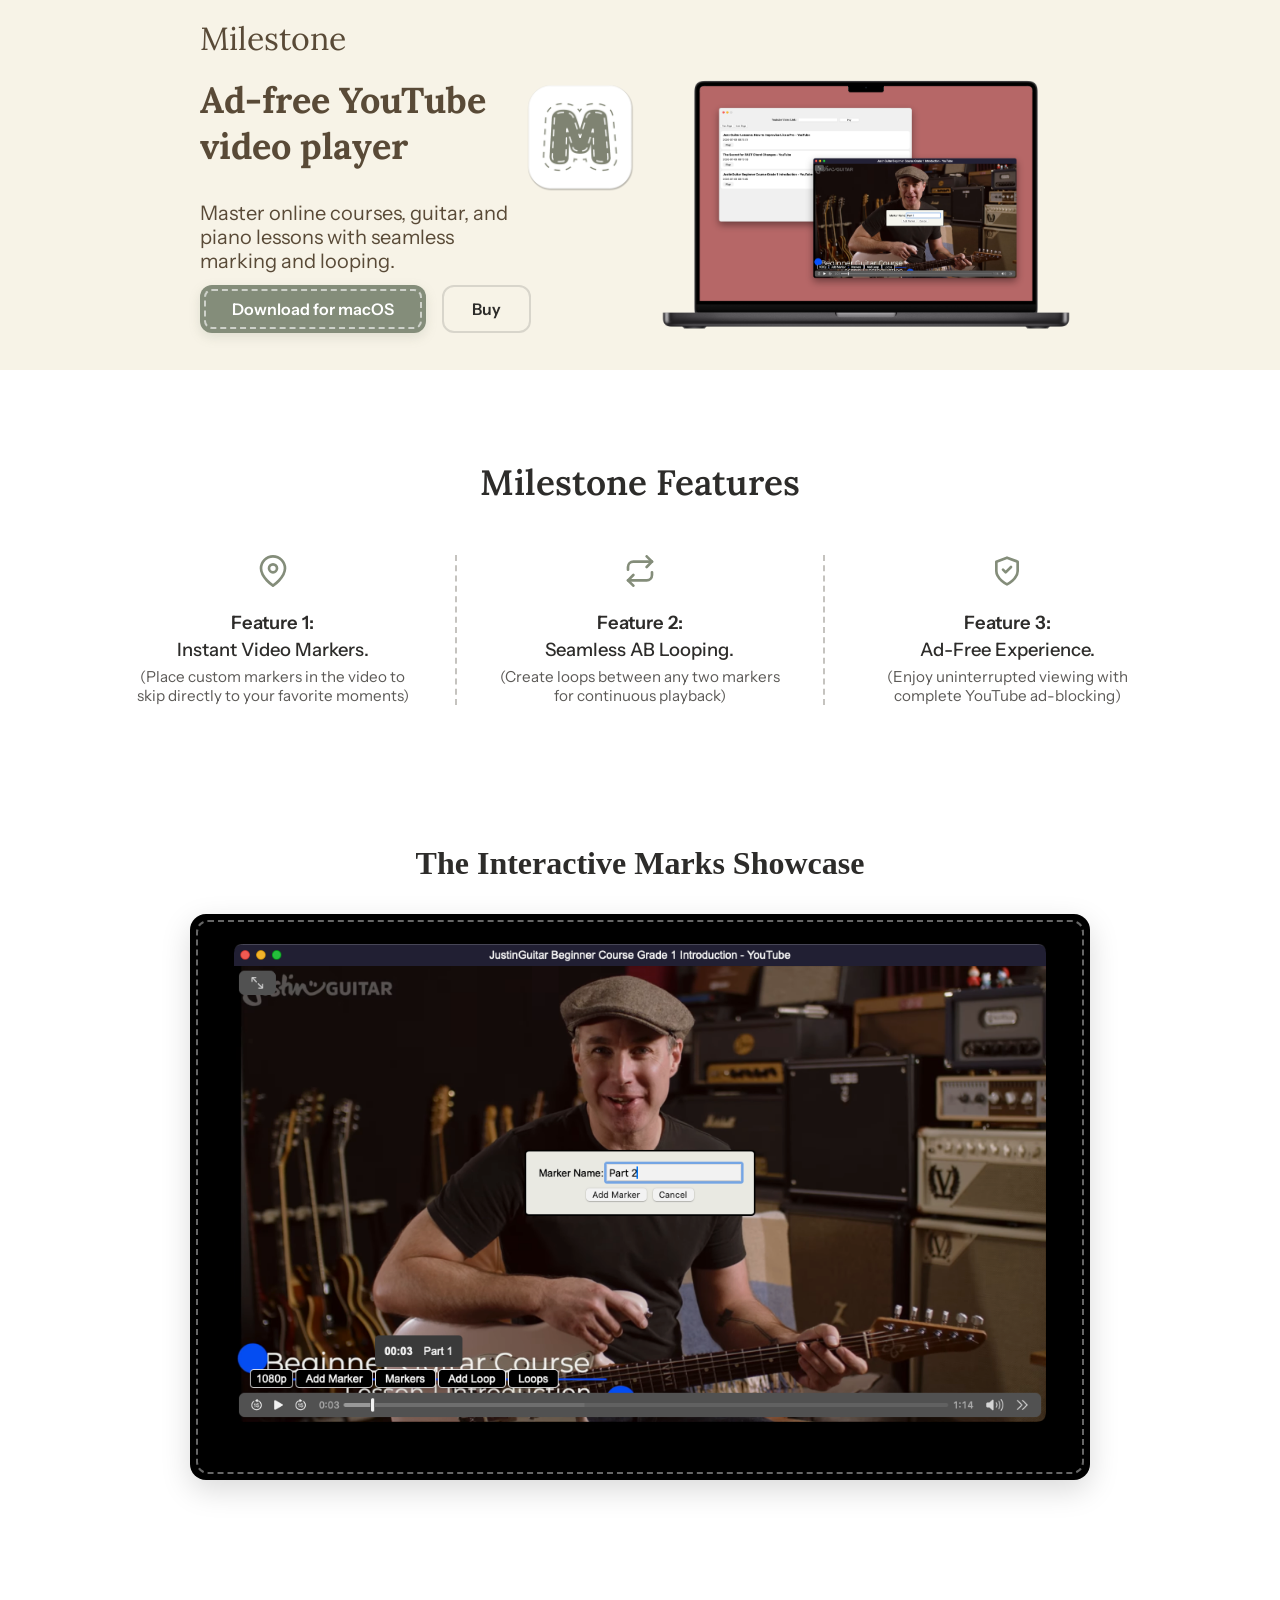
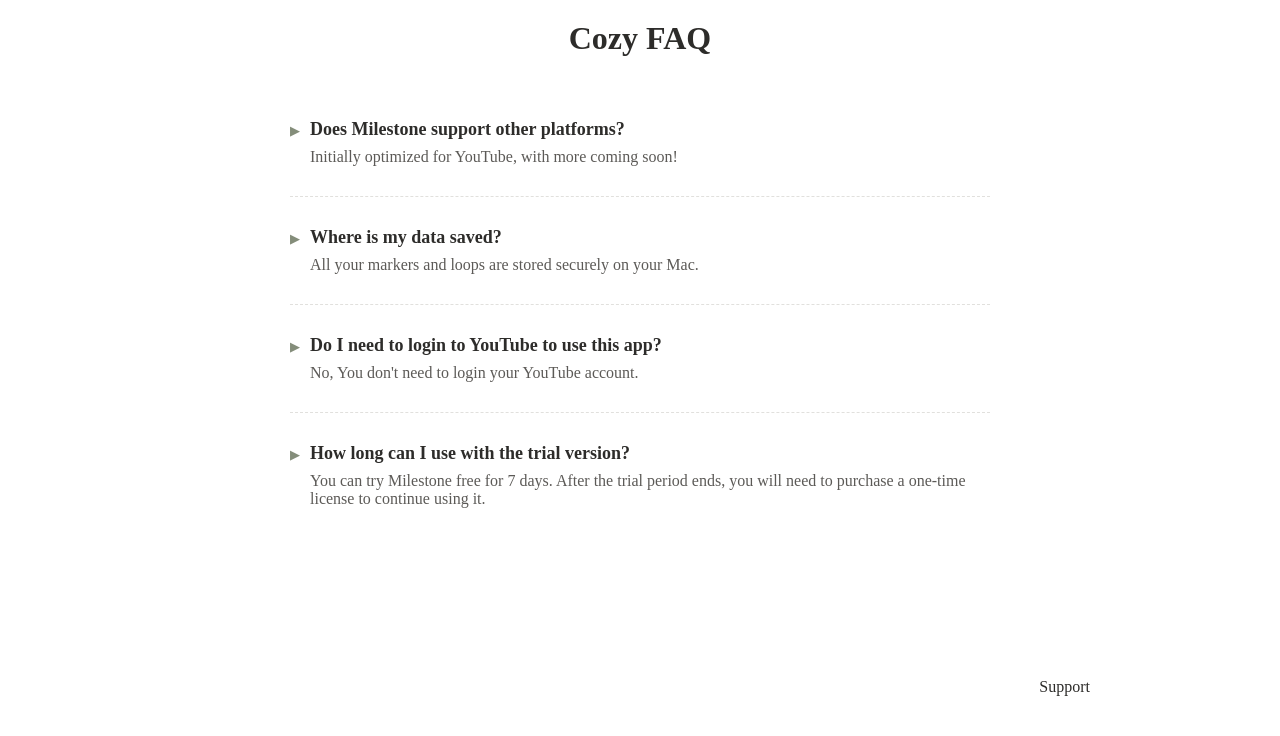
<file: index.html>
<!DOCTYPE html>
<html>
    <head>
        <meta charset="UTF-8" />
        <meta name="viewport" content="width=device-width" />
        <title>Milestone</title>
        <link rel="icon" type="image/x-icon" href="/images/favicon.ico">
        <link rel="stylesheet" href="/css/styles.css">
    </head>
    <body>
        <div id="content">
            <div id="app-name-div">
                <div id="app-name">Milestone</div>
            </div>
            <div id="top">
                <div id="top-content">
                    <div id="left-in-top">
                        <div id="title-and-logo">
                            <h1 id="title">Ad-free YouTube video player</h1>
                            <div id="logo-div">
                                <img id="logo" src="/images/Milestone.png">
                            </div>
                        </div>

                        <div id="details">
                            Master online courses, guitar, and piano lessons with seamless marking and looping.
                        </div>
                        
                        <div id="download-div">
                            <a href="#" class="mac-download-btn">
                              Download for macOS
                            </a>

                            <a href="https://sites.fastspring.com/pixeleggsoftware/product/milestone" class="mac-learn-more-btn">
                              Buy
                            </a>
                        </div>
                    </div>

                    <div id="right-in-top">
                        <img id="milestone-macbook-pro" src="/images/Milestone-MacBook-Pro.png">
                    </div>
                </div>
            </div>

            <div id="bottom">
                <section class="features-section">
                  <h2 class="features-title">Milestone Features</h2>
                  
                  <div class="features-grid">
                    <!-- Feature 1 -->
                    <div class="feature-card">
                      <div class="feature-icon">
                        <svg xmlns="http://www.w3.org/2000/svg" width="32" height="32" viewBox="0 0 24 24" fill="none" stroke="currentColor" stroke-width="2" stroke-linecap="round" stroke-linejoin="round"><path d="M21 10c0 7-9 13-9 13s-9-6-9-13a9 9 0 0 1 18 0z"></path><circle cx="12" cy="10" r="3"></circle></svg>
                      </div>
                      <h3>Feature 1:</h3>
                      <h4>Instant Video Markers.</h4>
                      <p>(Place custom markers in the video to skip directly to your favorite moments)</p>
                    </div>

                    <!-- Feature 2 -->
                    <div class="feature-card">
                      <div class="feature-icon">
                        <svg xmlns="http://www.w3.org/2000/svg" width="32" height="32" viewBox="0 0 24 24" fill="none" stroke="currentColor" stroke-width="2" stroke-linecap="round" stroke-linejoin="round"><polyline points="17 1 21 5 17 9"></polyline><path d="M3 11V9a4 4 0 0 1 4-4h14"></path><polyline points="7 23 3 19 7 15"></polyline><path d="M21 13v2a4 4 0 0 1-4 4H3"></path></svg>
                      </div>
                      <h3>Feature 2:</h3>
                      <h4>Seamless AB Looping.</h4>
                      <p>(Create loops between any two markers for continuous playback)</p>
                    </div>

                    <!-- Feature 3 -->
                    <div class="feature-card">
                      <div class="feature-icon">
                        <svg xmlns="http://www.w3.org/2000/svg" width="32" height="32" viewBox="0 0 24 24" fill="none" stroke="currentColor" stroke-width="2" stroke-linecap="round" stroke-linejoin="round"><path d="M12 22s8-4 8-10V5l-8-3-8 3v7c0 6 8 10 8 10z"></path><polyline points="9 11 11 13 15 9"></polyline></svg>
                      </div>
                      <h3>Feature 3:</h3>
                      <h4>Ad-Free Experience.</h4>
                      <p>(Enjoy uninterrupted viewing with complete YouTube ad-blocking)</p>
                    </div>
                  </div>
                </section>
            </div>
        </div>


      <!-- SECTION 1: THE INTERACTIVE SHOWCASE -->
      <section class="showcase-section">
        <div class="showcase-content">
          <h2 class="section-title">The Interactive Marks Showcase</h2>
          
          <!-- Video Wrapper with inner stitched border -->
          <div class="video-container">
            <!-- Replace this with an <video> or <iframe> tag -->
            <img src="/images/showcase.png" alt="Interactive marks demonstration" class="video-mockup">
          </div>
        </div>
      </section>

      <!-- SECTION 3: COZY FAQ -->
      <section class="faq-section">
        <div class="faq-content">
          <h2 class="section-title">Cozy FAQ</h2>
          
          <!-- FAQ Stack (No JS needed for this style) -->
          <div class="faq-stack">
            
            <div class="faq-item">
              <h3>Does Milestone support other platforms?</h3>
              <p>Initially optimized for YouTube, with more coming soon!</p>
            </div>
            
            <div class="faq-item">
              <h3>Where is my data saved?</h3>
              <p>All your markers and loops are stored securely on your Mac.</p>
            </div>
            
            <div class="faq-item">
              <h3>Do I need to login to YouTube to use this app?</h3>
              <p>No, You don't need to login your YouTube account.</p>
            </div>
            
            <div class="faq-item">
              <h3>How long can I use with the trial version?</h3>
              <p>You can try Milestone free for 7 days. After the trial period ends, you will need to purchase a one-time license to continue using it.</p>
            </div>
          </div>
        </div>
      </section>

    <footer class="site-footer">
      <div class="footer-container">
        <!-- Links Area -->
        <nav class="footer-links">
          <a href="mailto:threcius@gmail.com?subject=Milestone%20App%20Support" class="footer-link">Support</a>
        </nav>    
      </div>
    </footer>

        <div id="download-modal" class="modal-overlay">
            <div class="modal-content">
                <button class="close-modal-btn">&times;</button>
                <h3 class="modal-title">Choose your Mac Architecture</h3>
                <p class="modal-subtitle">Select the version compatible with your Mac hardware.</p>
                
                <div class="modal-actions">
                    <a href="https://github.com/Milestone-Mac-App/Milestone-App-Host/releases/download/v1.0/Milestone-Intel-v1.0.dmg" class="popup-btn intel-btn">Apple Intel</a>
                    <a href="https://github.com/Milestone-Mac-App/Milestone-App-Host/releases/download/v1.0/Milestone-Silicon-v1.0.dmg" class="popup-btn silicon-btn">Apple Silicon</a>
                </div>
            </div>
        </div>

        <script>
            const downloadBtn = document.querySelector('.mac-download-btn');
            const modal = document.getElementById('download-modal');
            const closeBtn = document.querySelector('.close-modal-btn');

            // Open modal on click
            downloadBtn.addEventListener('click', (e) => {
                e.preventDefault(); // Stop page from jumping/reloading
                modal.classList.add('active');
            });

            // Close modal when clicking 'X'
            closeBtn.addEventListener('click', () => {
                modal.classList.remove('active');
            });

            // Close modal when clicking outside the container
            window.addEventListener('click', (e) => {
                if (e.target === modal) {
                    modal.classList.remove('active');
                }
            });
        </script>
    </body>
</html>
</file>
<file: css/styles.css>
@import url('https://fonts.googleapis.com/css2?family=Instrument+Sans:wght@400;500;600&family=Lora:ital,wght@0,600;0,700;1,400&display=swap');

/* 2. Define the font family variables */
:root {
  --font-heading: 'Lora', serif;
  --font-body: 'Instrument Sans', sans-serif;
  --text-color-dark: #594a37;

  --color-sage: #848D7A;
  --color-sage-dark: #727A69;

  --color-text-main: #2D2C2A;
  --color-text-muted: #5C5A57;

  --color-border-stitch: #E1E0DD;
}

html, body {
    padding: 0;
    margin: 0;
}

#app-name-div {
    background-color: #f7f3e7;
}

#app-name {
    font-family: var(--font-heading);
    background-color: #f7f3e7;
    color: var(--text-color-dark);
    font-size: 32px;
    width: 880px;
    margin: 0 auto;
    padding-top: 18px;
    padding-bottom: 18px;
}

#top {
    width: 100%;
    background-color: #f7f3e7;
    display: flex;
    align-items: center;
    justify-content: center;
    padding-bottom: 20px;
}

#top-content {
    width: 880px;
    margin: 0 auto;
    display: flex;
    justify-content: space-between;
    align-items: stretch;
}

#left-in-top {
    flex: 1;
    width: 50%;
}

#title-and-logo {
    display: flex;
    justify-content: space-between;
}

#title {
    font-family: var(--font-heading);
    color: var(--text-color-dark);
    font-size: 36px;
    margin: 0px;
}

#details {
    font-family: var(--font-body);
    color: var(--text-color-dark);
    font-size: 20px;
    width: 70%;
    margin-bottom: 12px;
}

#download-div {
    display: flex;
    align-items: center; /* Vertically centers the buttons perfectly */
    gap: 16px;
}

.mac-download-btn {
  position: relative; /* Needed to anchor the inner dashed line */
  display: inline-block;
  font-family: var(--font-body);
  font-weight: 600;
  font-size: 16px;
  color: #FFFFFF;
  background-color: var(--color-sage);
  
  /* Layout & Spacing */
  padding: 14px 32px; /* Slightly widened padding for better visual balance */
  text-decoration: none;
  border-radius: 12px; /* Mac-style squircle roundness */
  
  /* Reset standard borders */
  border: none;
  
  /* Smooth interaction */
  cursor: pointer;
  transition: all 0.2s ease-in-out;
  
  /* Soft shadow for depth */
  box-shadow: 0 4px 12px rgba(132, 141, 122, 0.2);
}

/* The Stitched Inner Dashed Line */
.mac-download-btn::after {
  content: '';
  position: absolute;
  
  /* This controls the padding/gap between the button edge and the dashes */
  top: 4px;
  left: 4px;
  right: 4px;
  bottom: 4px;
  
  /* Create the dashes */
  border: 2.0px dashed rgba(255, 255, 255, 0.6);
  
  /* Matches the button corner curves proportionally */
  border-radius: 8px; 
  
  /* Ensures clicks pass through to the button */
  pointer-events: none; 
}

/* Hover & Active States */
.mac-download-btn:hover {
  background-color: var(--color-sage-dark);
  box-shadow: 0 6px 16px rgba(132, 141, 122, 0.3);
  transform: translateY(-1px);
}

.mac-download-btn:active {
  transform: translateY(0);
  box-shadow: 0 2px 8px rgba(132, 141, 122, 0.2);
}

.mac-learn-more-btn {
  display: inline-block;
  font-family: var(--font-body);
  font-weight: 600;
  font-size: 16px;
  color: var(--color-text-main);
  background-color: transparent;
  
  /* Layout & Spacing */
  padding: 12px 28px;
  text-decoration: none;
  border-radius: 12px; /* Mac-style squircle roundness */
  
  /* Clean border to distinguish it from the primary CTA button */
  border: 2.0px solid rgba(45, 44, 42, 0.15);

  box-sizing: border-box;
  
  /* Smooth interaction */
  cursor: pointer;
  transition: all 0.2s ease-in-out;
}

/* Hover & Active States */
.mac-learn-more-btn:hover {
  color: var(--color-sage);
  border-color: var(--color-sage);
  background-color: rgba(132, 141, 122, 0.05); /* Very soft hint of sage background tint */
  transform: translateY(-1px);
}

.mac-learn-more-btn:active {
  transform: translateY(0);
  background-color: rgba(132, 141, 122, 0.1);
}

#right-in-top {
    flex: 1;
    width: 50%;
    display: flex;
}

#milestone-macbook-pro {
    width: 100%;
    height: 100%;
    
    /* 'contain' ensures the whole image is visible without being cropped or stretched.
       Alternatively, use 'cover' if you want it to completely fill the box (edges might crop). */
    object-fit: contain; 
    
    /* Optional: aligns the image to the center of the right div */
    object-position: center; 
    margin-top: -20px;
    margin-left: 12px;
}

#logo {
    width: 120px;
    height: 120px;
}


#bottom {
    background-color: white;
    width: 100%
}

/* Section Container */
.features-section {
  padding: 60px 20px;
  max-width: 1100px;
  margin: 0 auto;
  text-align: center;
  background-color: #FFFFFF; /* Bottom half background color from demo image */
}

/* Section Title */
.features-title {
  font-family: var(--font-heading);
  font-weight: 600;
  font-size: 2.2rem;
  color: var(--color-text-main);
  margin-bottom: 50px;
}

/* Responsive Grid Layout */
.features-grid {
  display: flex;
  justify-content: space-between;
  align-items: flex-start;
  gap: 0; /* Handled by internal borders instead */
}

/* Individual Feature Columns */
.feature-card {
  flex: 1;
  padding: 0 40px;
  display: flex;
  flex-direction: column;
  align-items: center;
}

/* Tactile Dashed Dividers between columns */
.feature-card:not(:last-child) {
  border-right: 2.0px dashed #C5C3BF;
}

/* Icon Container & Stylings */
.feature-icon {
  color: var(--color-sage);
  margin-bottom: 24px;
  display: flex;
  align-items: center;
  justify-content: center;
}

/* Typography inside Feature Cards */
.feature-card h3 {
  font-family: var(--font-body);
  font-weight: 600;
  font-size: 1.15rem;
  color: var(--color-text-main);
  margin: 0 0 4px 0;
}

.feature-card h4 {
  font-family: var(--font-body);
  font-weight: 500;
  font-size: 1.15rem;
  color: var(--color-text-main);
  margin: 0 0 6px 0;
}

.feature-card p {
  font-family: var(--font-body);
  font-weight: 400;
  font-size: 0.95rem;
  color: var(--color-text-muted);
  margin: 0;
}

/* Responsive collapse for mobile viewports */
@media (max-width: 768px) {
  .features-grid {
    flex-direction: column;
    gap: 40px;
  }
  
  .feature-card {
    padding: 0;
    width: 100%;
  }
  
  .feature-card:not(:last-child) {
    border-right: none;
    border-bottom: 1.5px dashed #C5C3BF;
    padding-bottom: 40px;
  }
}

/* --- Modal Popup Styles --- */
.modal-overlay {
  position: fixed;
  top: 0;
  left: 0;
  width: 100%;
  height: 100%;
  background-color: rgba(0, 0, 0, 0.4); /* Dimmed backdrop */
  backdrop-filter: blur(4px); /* Modern frosted-glass effect */
  display: flex;
  align-items: center;
  justify-content: center;
  z-index: 1000;
  opacity: 0;
  pointer-events: none;
  transition: opacity 0.25s ease-in-out;
}

/* Open state modifier via JS */
.modal-overlay.active {
  opacity: 1;
  pointer-events: auto;
}

.modal-content {
  background-color: #f7f3e7; /* Matching your top section tint */
  padding: 32px;
  border-radius: 16px;
  width: 90%;
  max-width: 440px;
  box-shadow: 0 12px 40px rgba(0, 0, 0, 0.15);
  text-align: center;
  position: relative;
  font-family: var(--font-body);
  transform: translateY(10px);
  transition: transform 0.25s ease-in-out;
}

.modal-overlay.active .modal-content {
  transform: translateY(0);
}

.close-modal-btn {
  position: absolute;
  top: 14px;
  right: 18px;
  background: none;
  border: none;
  font-size: 24px;
  color: var(--color-text-muted);
  cursor: pointer;
  transition: color 0.2s;
}

.close-modal-btn:hover {
  color: var(--color-text-main);
}

.modal-title {
  margin: 0 0 8px 0;
  font-family: var(--font-heading);
  color: var(--text-color-dark);
  font-size: 22px;
}

.modal-subtitle {
  margin: 0 0 24px 0;
  color: var(--color-text-muted);
  font-size: 14px;
  line-height: 1.4;
}

.modal-actions {
  display: flex;
  gap: 12px;
}

/* Architecture Options styling */
.popup-btn {
  flex: 1;
  display: inline-block;
  padding: 12px 16px;
  font-weight: 600;
  font-size: 15px;
  text-decoration: none;
  border-radius: 10px;
  transition: all 0.2s ease-in-out;
  box-sizing: border-box;
  text-align: center;
}

/* Secondary choice (Intel) */
.intel-btn {
  color: var(--color-text-main);
  background-color: transparent;
  border: 2px solid rgba(45, 44, 42, 0.15);
}

.intel-btn:hover {
  background-color: rgba(45, 44, 42, 0.05);
  border-color: var(--color-text-main);
}

/* Primary recommended choice (Silicon) */
.silicon-btn {
  color: #FFFFFF;
  background-color: var(--color-sage);
  border: 2px solid transparent;
}

.silicon-btn:hover {
  background-color: var(--color-sage-dark);
}

/* Base Styles for Section Titles */
.section-title {
  font-family: var(--font-serif);
  font-weight: 700;
  color: var(--color-text-main);
  font-size: 32px;
  margin-top: 0;
  margin-bottom: 2rem;
}

/* --- 1. THE INTERACTIVE SHOWCASE (Layout & Design) --- */

.showcase-section {
  padding: 80px 0;
}

.showcase-content {
  display: flex;
  flex-direction: column;
  align-items: center;
  text-align: center;
}

/* Video Wrapper with the Stitched 'M' Effect */
.video-container {
  position: relative;
  width: 100%;
  max-width: 900px;
  background: #000;
  border-radius: 16px; /* Mac-style roundness */
  overflow: hidden;
  box-shadow: 0 10px 30px rgba(0, 0, 0, 0.15);
  cursor: pointer;
  transition: transform 0.3s ease;
}

.video-container:hover {
  transform: translateY(-5px);
}

/* Stitched Inner Overlay (CSS only, no image needed) */
.video-container::after {
  content: '';
  position: absolute;
  /* Space/Padding from the outer edge */
  top: 6px; 
  left: 6px;
  right: 6px;
  bottom: 6px;
  pointer-events: none;
  
  /* Create the dashed "stitched" ring from image_0.png */
  border: 2.0px dashed rgba(255, 255, 255, 0.4);
  border-radius: 12px;
}

.video-mockup {
  width: 100%;
  display: block;
  opacity: 0.95; /* Slight black mask for content pop */
}


/* --- 3. COZY FAQ (Layout & Design) --- */

.faq-section {
  padding: 60px 0 100px; /* Extra padding on bottom for balance */
}

.faq-content {
  display: flex;
  flex-direction: column;
  align-items: center;
}

.faq-stack {
  width: 100%;
  max-width: 700px;
  text-align: left;
}

.faq-item {
  padding: 30px 0;
}

/* Subtle Dashed Separator between FAQ items (matches features divider) */
.faq-item:not(:first-child) {
  border-top: 1.5px dashed var(--color-border-stitch);
}

.faq-item h3 {
  font-family: var(--font-sans);
  font-weight: 600;
  font-size: 18px;
  color: var(--color-text-main);
  margin-top: 0;
  margin-bottom: 8px;
  position: relative;
  padding-left: 20px;
}

/* Optional cozy bullet effect */
.faq-item h3::before {
  content: '▶';
  font-size: 12px;
  color: var(--color-sage);
  position: absolute;
  left: 0;
  top: 5px;
}

.faq-item p {
  font-family: var(--font-sans);
  font-weight: 400;
  font-size: 16px;
  color: var(--color-text-muted);
  margin: 0;
  padding-left: 20px; /* Match H3 padding */
}

/* Footer wrapper extending full width */
.site-footer {
  width: 100%;
  padding: 40px 0;
  background-color: transparent; /* Seamlessly blends into your section background */
}

/* Flex layout container matching image positioning */
.footer-container {
  max-width: 900px; /* Aligns comfortably under the FAQ width layout */
  margin: 0 auto;
  padding: 0 20px;
  display: flex;
  justify-content: flex-end; /* Pushes items to the right side of the screen */
  align-items: center;
  gap: 32px; /* Uniform spacing between navigation grouping and app store link */
}

/* Navigation link container */
.footer-links {
  display: flex;
  gap: 24px; /* Spacing between "Support" and "Privacy" */
}

/* Styling for text links */
.footer-link {
  font-family: var(--font-sans);
  font-weight: 500;
  font-size: 16px;
  color: var(--color-text-main);
  text-decoration: none;
  transition: color 0.2s ease-in-out;
}

/* Interactions matching your design details */
.footer-link:hover {
  color: var(--color-sage);
}

/* Inline wrapper block for the App Store Vector graphic */
.app-store-badge {
  display: inline-block;
  cursor: pointer;
  transition: transform 0.2s ease-in-out, opacity 0.2s ease-in-out;
  border-radius: 8px;
}

/* Smooth scaling pop on hover */
.app-store-badge:hover {
  transform: translateY(-1px);
  opacity: 0.9;
}

.app-store-badge:active {
  transform: translateY(0);
}

.app-store-svg {
  display: block;
}
</file>
